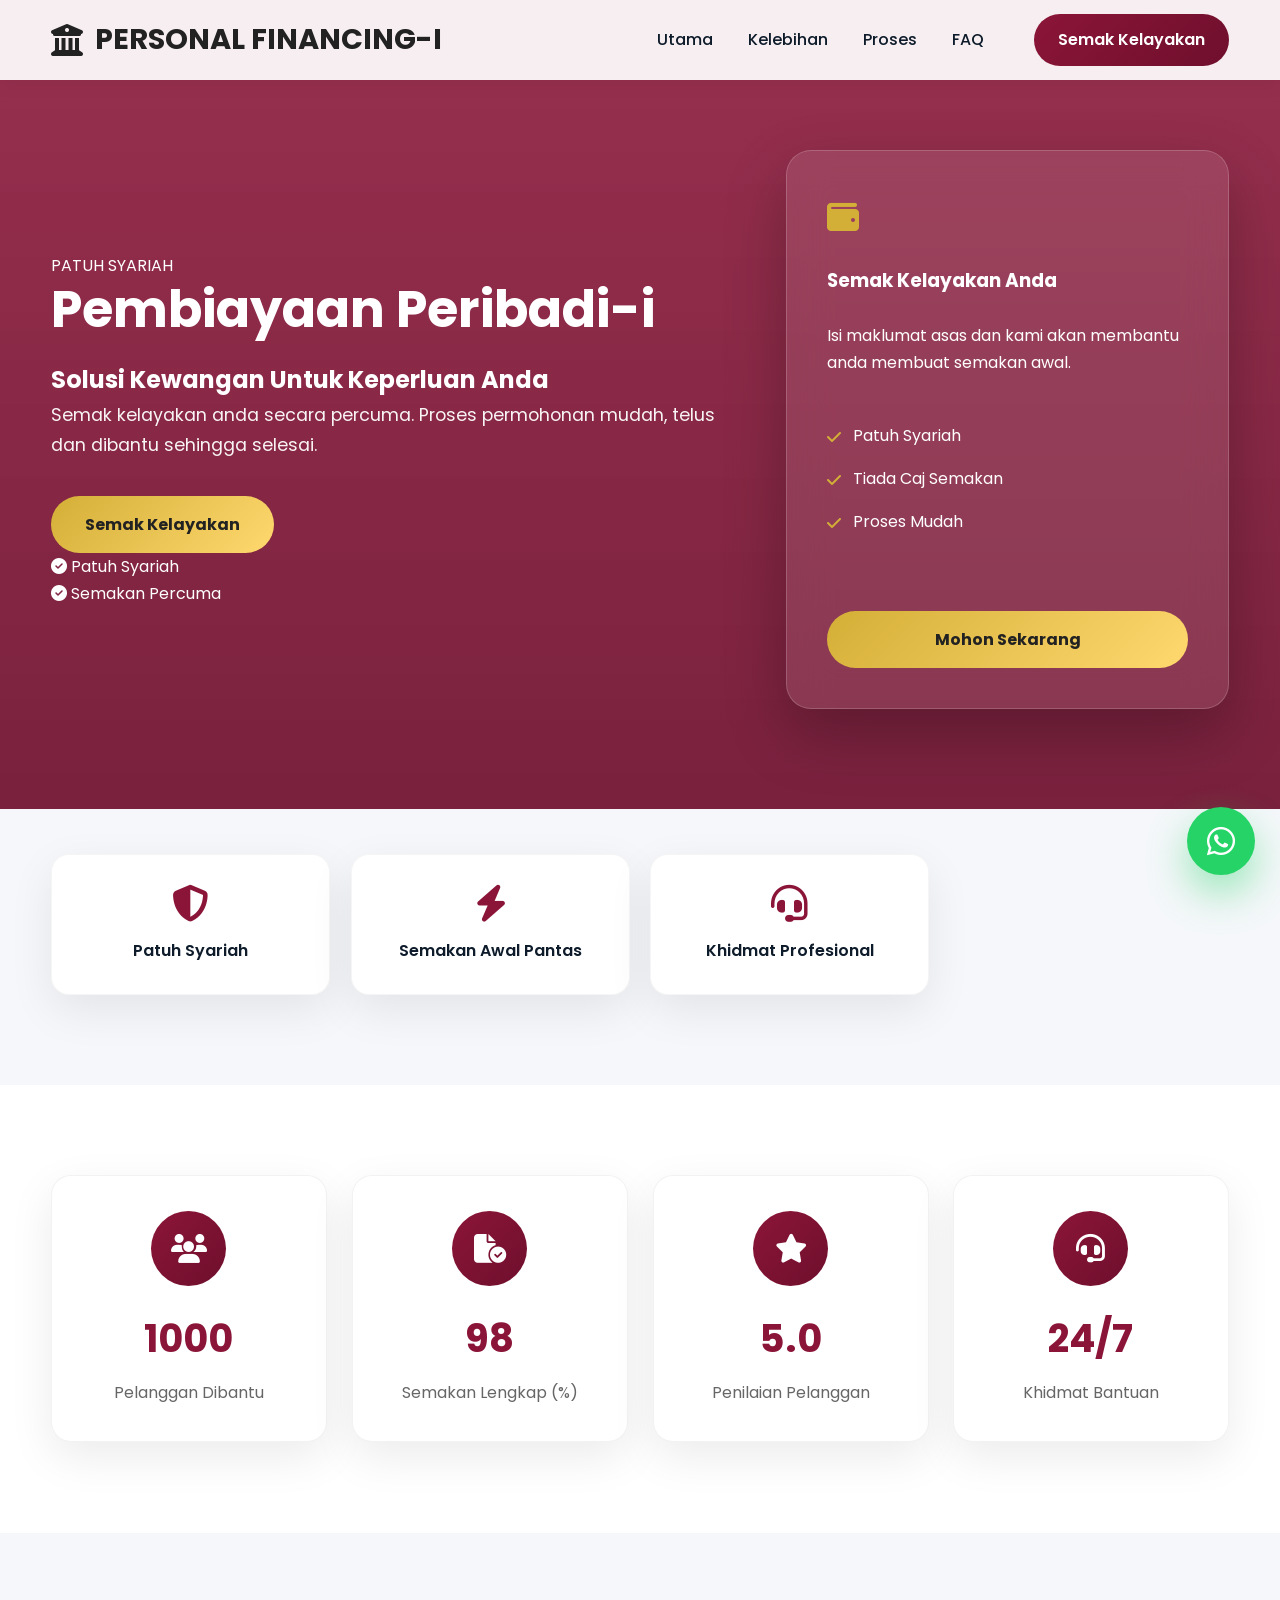
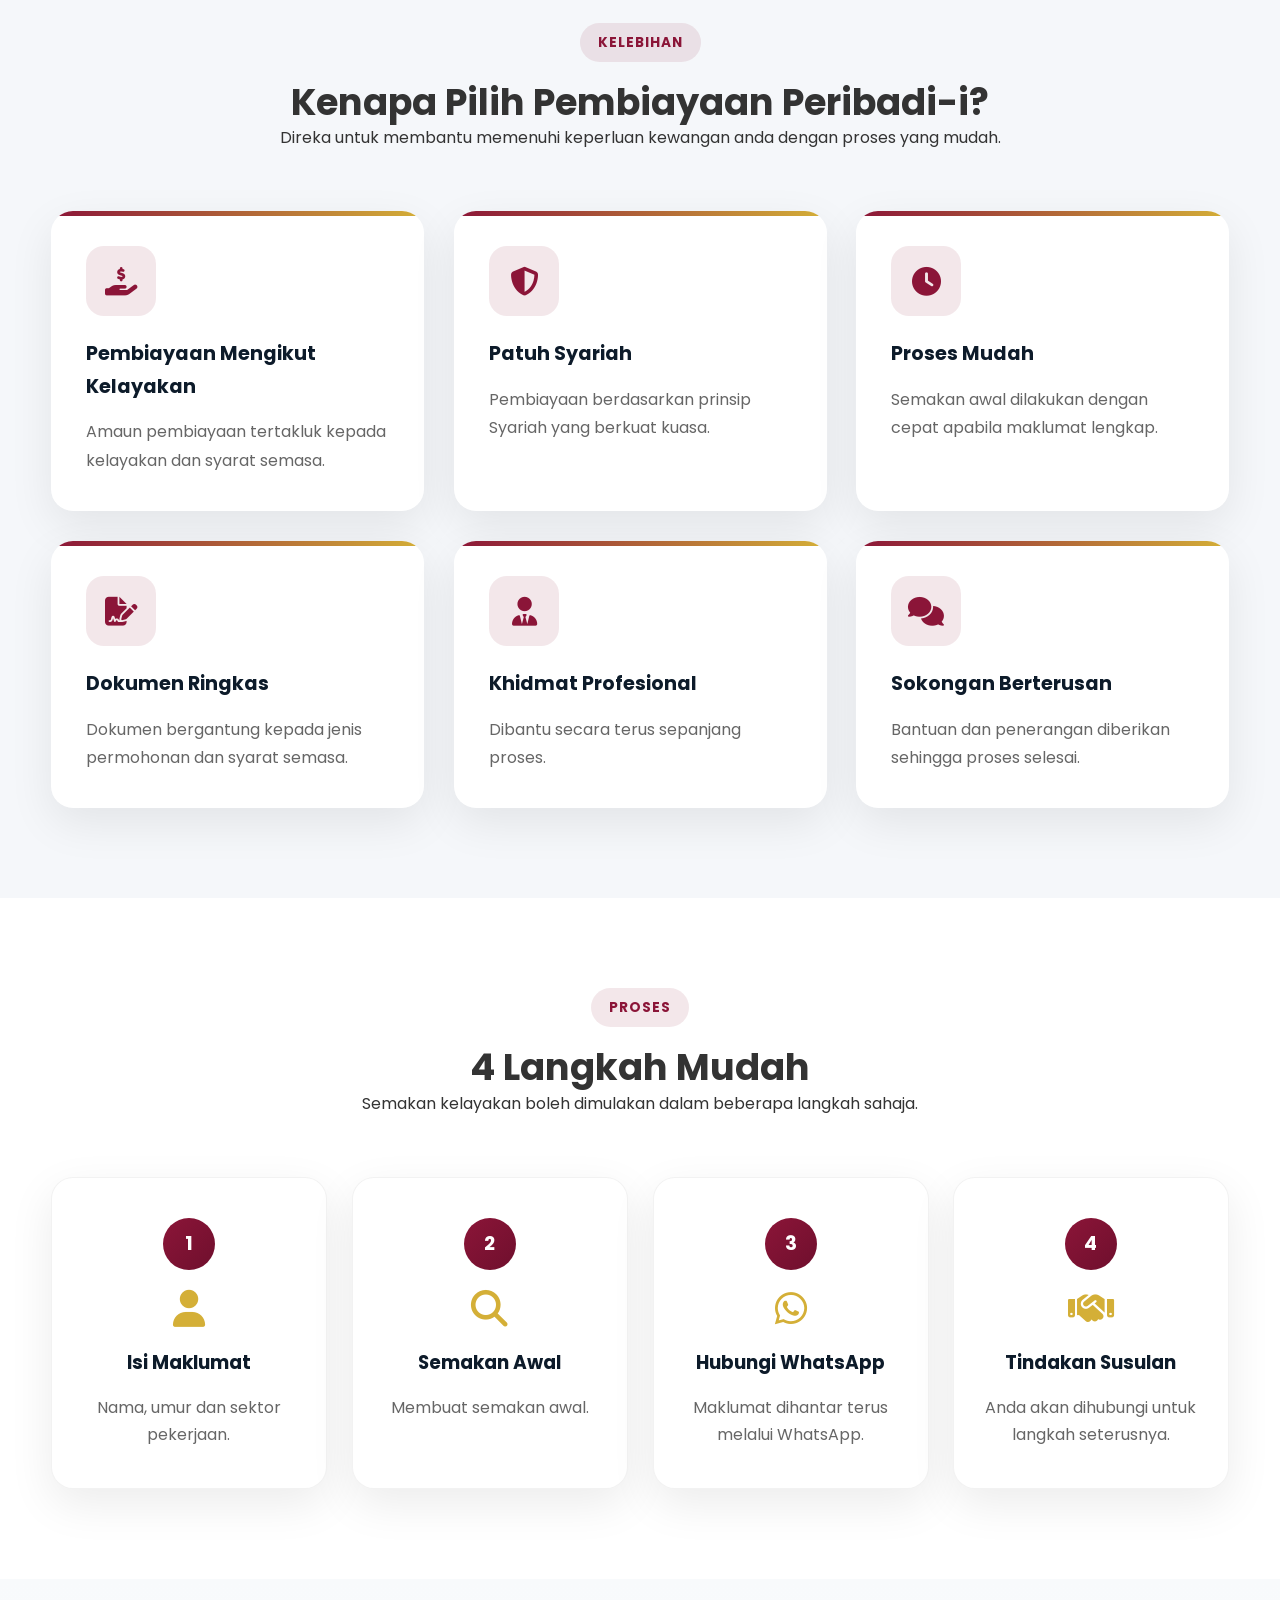
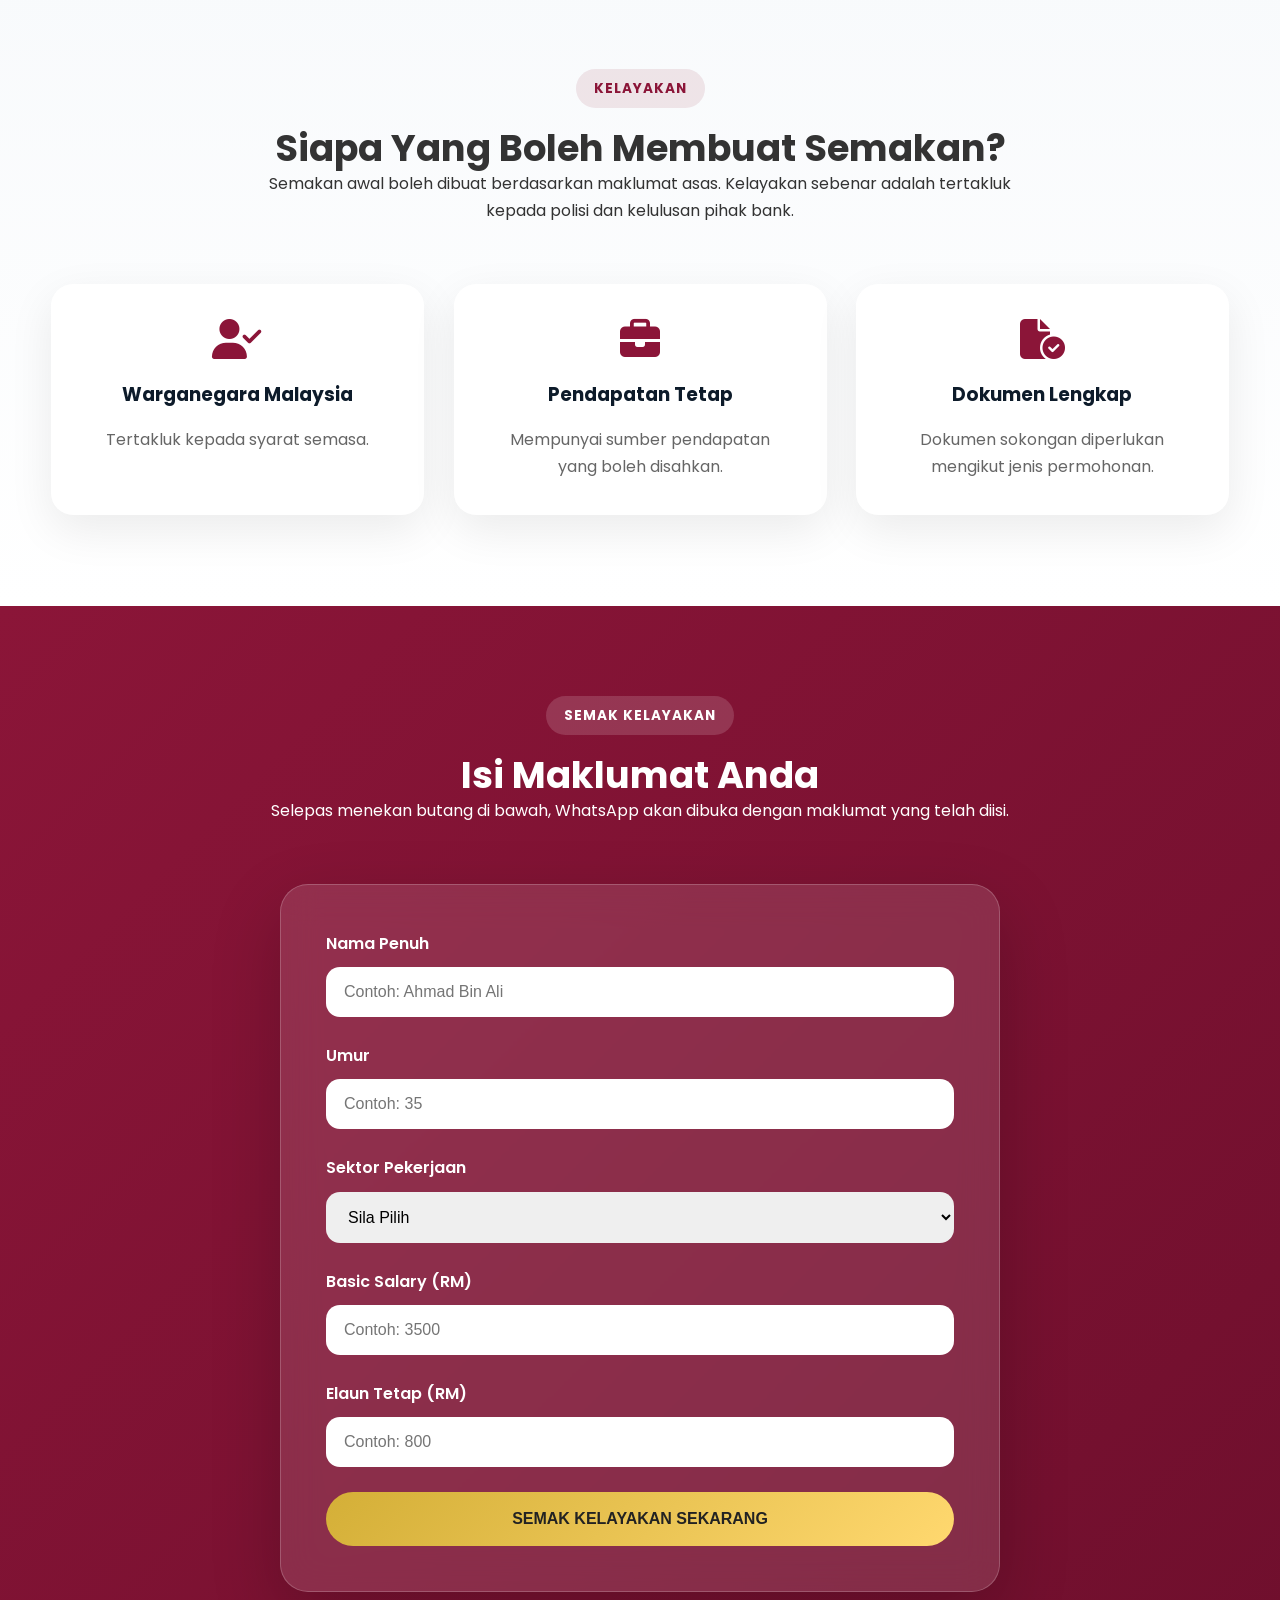
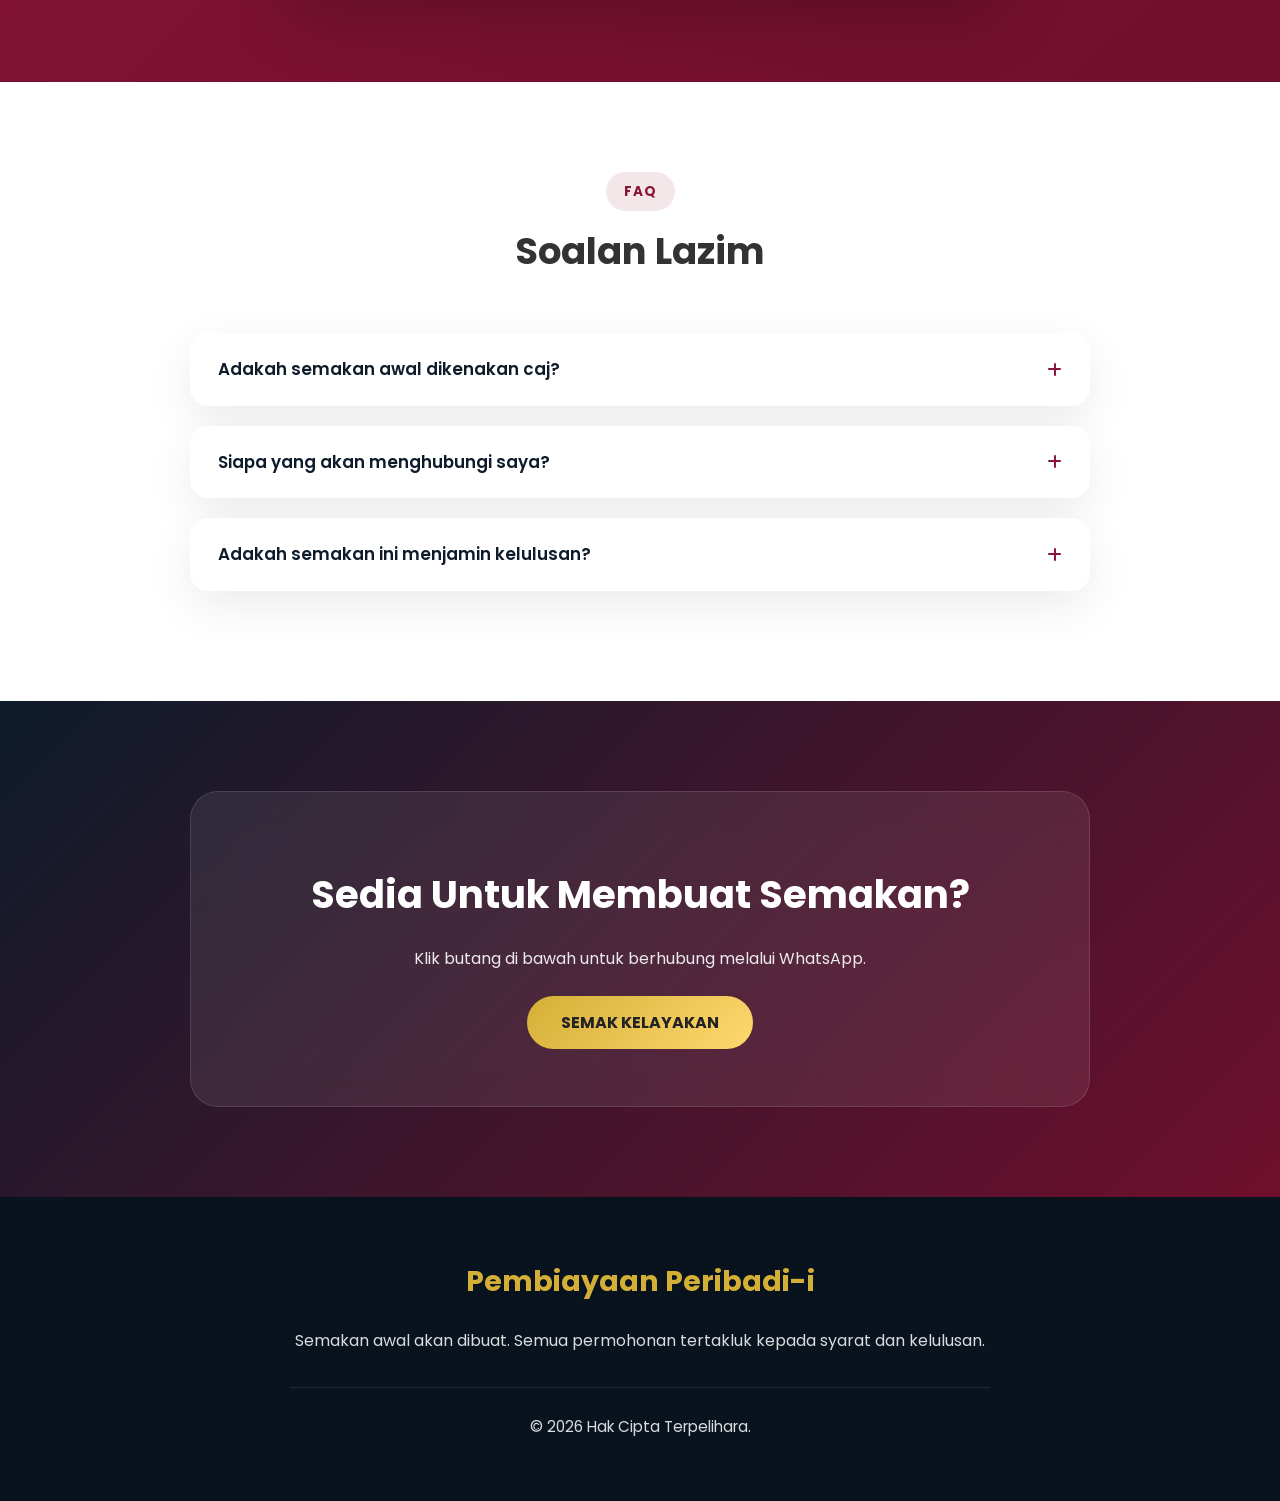
<file: index.html>
<!DOCTYPE html>
<html lang="ms">

<head>

    <meta charset="UTF-8">
    <meta name="viewport" content="width=device-width, initial-scale=1.0">

    <title>Pembiayaan Peribadi-i | Semak Kelayakan</title>

    <meta name="description"
        content="Semak kelayakan Pembiayaan Peribadi-i. Proses mudah, patuh Syariah dan semakan awal secara percuma.">

    <meta name="theme-color" content="#00A651">

    <!-- Google Font -->

    <link rel="preconnect" href="https://fonts.googleapis.com">

    <link rel="preconnect" href="https://fonts.gstatic.com" crossorigin>

    <link href="https://fonts.googleapis.com/css2?family=Poppins:wght@300;400;500;600;700;800&display=swap"
        rel="stylesheet">

    <!-- Font Awesome -->

    <link rel="stylesheet"
        href="https://cdnjs.cloudflare.com/ajax/libs/font-awesome/6.7.2/css/all.min.css">

    <!-- CSS -->

    <link rel="stylesheet" href="style.css">

</head>

<body>

<!-- ===========================
        LOADER
============================ -->

<div class="loader">

    <div class="loader-ring"></div>

</div>

<!-- ===========================
        HEADER
============================ -->

<header id="header">

    <div class="container">

        <div class="navbar">

            <a href="#" class="logo">
    <i class="fa-solid fa-building-columns"></i>
    <span>PERSONAL FINANCING-I</span>
</a>

          <nav>
    <ul class="nav-links">
        <li><a href="#home">Utama</a></li>
        <li><a href="#benefits">Kelebihan</a></li>
        <li><a href="#process">Proses</a></li>
        <li><a href="#faq">FAQ</a></li>
    </ul>
</nav>

<a href="#apply" class="nav-button">
    Semak Kelayakan
</a>

            <div class="menu-toggle">
    <i class="fa-solid fa-bars"></i>
</div>

    </div>

</header>

<!-- ===========================
        HERO
============================ -->

<section class="hero" id="home">

    <div class="hero-overlay"></div>

    <div class="container">

        <div class="hero-grid">

            <!-- LEFT -->

            <div class="hero-content">

                <span class="hero-badge">

                    PATUH SYARIAH

                </span>

                <h1>

                    Pembiayaan
                    <span>Peribadi-i</span>

                </h1>

                <h2>

                    Solusi Kewangan Untuk Keperluan Anda

                </h2>

                <p>

                    Semak kelayakan anda secara percuma.
                    Proses permohonan mudah, telus dan dibantu sehingga selesai.

                </p>

                <div class="hero-button">

                    <a href="#apply"

                        class="btn-primary">

                        Semak Kelayakan

                    </a>

                </div>

                <div class="hero-feature">

                    <div>

                        <i class="fa-solid fa-circle-check"></i>

                        Patuh Syariah

                    </div>

                    <div>

                        <i class="fa-solid fa-circle-check"></i>

                        Semakan Percuma

                    </div>

                </div>

            </div>

            <!-- RIGHT -->

            <div class="hero-card">

                <div class="glass-card">

                    <div class="card-icon">

                        <i class="fa-solid fa-wallet"></i>

                    </div>

                    <h3>

                        Semak Kelayakan Anda

                    </h3>

                    <p>

                        Isi maklumat asas dan kami akan membantu anda membuat semakan awal.

                    </p>

                    <ul>

                        <li>

                            <i class="fa-solid fa-check"></i>

                            Patuh Syariah

                        </li>

                        <li>

                            <i class="fa-solid fa-check"></i>

                            Tiada Caj Semakan

                        </li>

                        <li>

                            <i class="fa-solid fa-check"></i>

                            Proses Mudah

                        </li>

                    </ul>

                   <a href="#apply"
    class="btn-primary btn-full">

    Mohon Sekarang

</a>

                </div>

            </div>

        </div>

    </div>

</section>

<!-- ===========================
     TRUST BADGES
============================ -->

<section class="trust">

    <div class="container">

        <div class="trust-wrapper">

            <div class="trust-item">

                <i class="fa-solid fa-shield-halved"></i>

                <h4>Patuh Syariah</h4>

            </div>

            <div class="trust-item">

                <i class="fa-solid fa-bolt"></i>

                <h4>Semakan Awal Pantas</h4>

            </div>

            <div class="trust-item">

                <i class="fa-solid fa-headset"></i>

                <h4>Khidmat Profesional</h4>

            </div>

        </div>

    </div>

</section>

<!-- ==========================================
     STATISTICS
========================================== -->

<section class="statistics">

    <div class="container">

        <div class="stats-grid">

            <div class="stat-card">

                <div class="stat-icon">

                    <i class="fa-solid fa-users"></i>

                </div>

                <h2 class="counter" data-target="1000">0</h2>

                <p>Pelanggan Dibantu</p>

            </div>

            <div class="stat-card">

                <div class="stat-icon">

                    <i class="fa-solid fa-file-circle-check"></i>

                </div>

                <h2 class="counter" data-target="98">0</h2>

                <p>Semakan Lengkap (%)</p>

            </div>

            <div class="stat-card">

                <div class="stat-icon">

                    <i class="fa-solid fa-star"></i>

                </div>

                <h2>5.0</h2>

                <p>Penilaian Pelanggan</p>

            </div>

            <div class="stat-card">

                <div class="stat-icon">

                    <i class="fa-solid fa-headset"></i>

                </div>

                <h2>24/7</h2>

                <p>Khidmat Bantuan</p>

            </div>

        </div>

    </div>

</section>

<!-- ==========================================
     BENEFITS
========================================== -->

<section id="benefits" class="benefits">

    <div class="container">

        <div class="section-title">

            <span>KELEBIHAN</span>

            <h2>Kenapa Pilih Pembiayaan Peribadi-i?</h2>

            <p>

                Direka untuk membantu memenuhi keperluan kewangan anda dengan
                proses yang mudah.

            </p>

        </div>

        <div class="benefit-grid">

            <div class="benefit-card">

                <i class="fa-solid fa-hand-holding-dollar"></i>

                <h3>Pembiayaan Mengikut Kelayakan</h3>

                <p>
                    Amaun pembiayaan tertakluk kepada kelayakan dan syarat semasa.
                </p>

            </div>

            <div class="benefit-card">

                <i class="fa-solid fa-shield-halved"></i>

                <h3>Patuh Syariah</h3>

                <p>
                    Pembiayaan berdasarkan prinsip Syariah yang berkuat kuasa.
                </p>

            </div>

            <div class="benefit-card">

                <i class="fa-solid fa-clock"></i>

                <h3>Proses Mudah</h3>

                <p>
                    Semakan awal dilakukan dengan cepat apabila maklumat lengkap.
                </p>

            </div>

            <div class="benefit-card">

                <i class="fa-solid fa-file-signature"></i>

                <h3>Dokumen Ringkas</h3>

                <p>
                    Dokumen bergantung kepada jenis permohonan dan syarat semasa.
                </p>

            </div>

            <div class="benefit-card">

                <i class="fa-solid fa-user-tie"></i>

                <h3>Khidmat Profesional</h3>

                <p>
                    Dibantu secara terus sepanjang proses.
                </p>

            </div>

            <div class="benefit-card">

                <i class="fa-solid fa-comments"></i>

                <h3>Sokongan Berterusan</h3>

                <p>
                    Bantuan dan penerangan diberikan sehingga proses selesai.
                </p>

            </div>

        </div>

    </div>

</section>

<!-- ==========================================
     PROCESS
========================================== -->

<section id="process" class="process">

    <div class="container">

        <div class="section-title">

            <span>PROSES</span>

            <h2>4 Langkah Mudah</h2>

            <p>

                Semakan kelayakan boleh dimulakan dalam beberapa langkah sahaja.

            </p>

        </div>

        <div class="process-grid">

            <div class="process-card">

                <div class="step-number">

                    1

                </div>

                <i class="fa-solid fa-user"></i>

                <h3>Isi Maklumat</h3>

                <p>

                    Nama, umur dan sektor pekerjaan.

                </p>

            </div>

            <div class="process-card">

                <div class="step-number">

                    2

                </div>

                <i class="fa-solid fa-magnifying-glass"></i>

                <h3>Semakan Awal</h3>

                <p>

                    Membuat semakan awal.

                </p>

            </div>

            <div class="process-card">

                <div class="step-number">

                    3

                </div>

                <i class="fa-brands fa-whatsapp"></i>

                <h3>Hubungi WhatsApp</h3>

                <p>

                    Maklumat dihantar terus melalui WhatsApp.

                </p>

            </div>

            <div class="process-card">

                <div class="step-number">

                    4

                </div>

                <i class="fa-solid fa-handshake"></i>

                <h3>Tindakan Susulan</h3>

                <p>

                    Anda akan dihubungi untuk langkah seterusnya.

                </p>

            </div>

        </div>

    </div>

</section>

<!-- ==========================================
     ELIGIBILITY
========================================== -->

<section class="eligibility" id="eligibility">

    <div class="container">

        <div class="section-title">

            <span>KELAYAKAN</span>

            <h2>Siapa Yang Boleh Membuat Semakan?</h2>

            <p>
                Semakan awal boleh dibuat berdasarkan maklumat asas. Kelayakan
                sebenar adalah tertakluk kepada polisi dan kelulusan pihak bank.
            </p>

        </div>

        <div class="eligibility-grid">

            <div class="eligibility-card">

                <i class="fa-solid fa-user-check"></i>

                <h3>Warganegara Malaysia</h3>

                <p>Tertakluk kepada syarat semasa.</p>

            </div>

            <div class="eligibility-card">

                <i class="fa-solid fa-briefcase"></i>

                <h3>Pendapatan Tetap</h3>

                <p>Mempunyai sumber pendapatan yang boleh disahkan.</p>

            </div>

            <div class="eligibility-card">

                <i class="fa-solid fa-file-circle-check"></i>

                <h3>Dokumen Lengkap</h3>

                <p>Dokumen sokongan diperlukan mengikut jenis permohonan.</p>

            </div>

        </div>

    </div>

</section>

<!-- ==========================================
     APPLY FORM
========================================== -->

<section id="apply" class="apply">

    <div class="container">

        <div class="section-title">

            <span>SEMAK KELAYAKAN</span>

            <h2>Isi Maklumat Anda</h2>

            <p>
                Selepas menekan butang di bawah, WhatsApp akan dibuka dengan
                maklumat yang telah diisi.
            </p>

        </div>

        <div class="form-wrapper">

            <form id="leadForm">

                <div class="form-group">

                    <label>Nama Penuh</label>

                    <input
                        type="text"
                        id="nama"
                        placeholder="Contoh: Ahmad Bin Ali"
                        required>

                </div>

                <div class="form-group">

                    <label>Umur</label>

                    <input
                        type="number"
                        id="umur"
                        placeholder="Contoh: 35"
                        required>

                </div>

                <div class="form-group">

                    <label>Sektor Pekerjaan</label>

                    <select id="sektor" required>

                        <option value="">Sila Pilih</option>

                        <option>Kerajaan</option>

                        <option>GLC</option>

                        <option>Swasta MNC</option>

                        <option>Swasta PLC</option>

                    </select>

                </div>

                <div class="form-group">
    <label>Basic Salary (RM)</label>
    <input
        type="number"
        id="basicSalary"
        placeholder="Contoh: 3500"
        min="0"
        required>
</div>

<div class="form-group">
    <label>Elaun Tetap (RM)</label>
    <input
        type="number"
        id="elaunTetap"
        placeholder="Contoh: 800"
        min="0"
        required>
</div>

                <button
                    type="submit"
                    class="btn-submit">

                    SEMAK KELAYAKAN SEKARANG

                </button>

            </form>

        </div>

    </div>

</section>

<!-- ==========================================
     FAQ
========================================== -->

<section id="faq" class="faq">

    <div class="container">

        <div class="section-title">

            <span>FAQ</span>

            <h2>Soalan Lazim</h2>

        </div>

        <div class="faq-wrapper">

            <div class="faq-item">

                <div class="faq-question">

                    <span>Adakah semakan awal dikenakan caj?</span>

                    <i class="fa-solid fa-plus"></i>

                </div>

                <div class="faq-answer">

                    <p>
                        Tidak. Semakan awal adalah tanpa caj.
                    </p>

                </div>

            </div>

            <div class="faq-item">

                <div class="faq-question">

                    <span>Siapa yang akan menghubungi saya?</span>

                    <i class="fa-solid fa-plus"></i>

                </div>

                <div class="faq-answer">

                    <p>
                        Anda akan dihubungi dengan segera.
                    </p>

                </div>

            </div>

            <div class="faq-item">

                <div class="faq-question">

                    <span>Adakah semakan ini menjamin kelulusan?</span>

                    <i class="fa-solid fa-plus"></i>

                </div>

                <div class="faq-answer">

                    <p>
                        Tidak. Kelulusan adalah tertakluk kepada penilaian dan
                        syarat semasa pihak bank.
                    </p>

                </div>

            </div>

        </div>

    </div>

</section>

<!-- ==========================================
     FINAL CTA
========================================== -->

<section class="final-cta">

    <div class="container">

        <div class="cta-box">

            <h2>
                Sedia Untuk Membuat Semakan?
            </h2>

            <p>
                Klik butang di bawah untuk berhubung melalui WhatsApp.
            </p>

            <a href="#apply" class="btn-primary">

                SEMAK KELAYAKAN

            </a>

        </div>

    </div>

</section>

<!-- ==========================================
     FOOTER
========================================== -->

<footer>

    <div class="container">

        <div class="footer-content">

            <h3>Pembiayaan Peribadi-i</h3>

            <p>
                Semakan awal akan dibuat. Semua permohonan
                tertakluk kepada syarat dan kelulusan.
            </p>

            <p class="copyright">
                © 2026 Hak Cipta Terpelihara.
            </p>

        </div>

    </div>

</footer>

<!-- Floating WhatsApp -->

<a
    href="#"
    id="whatsappButton"
    class="floating-whatsapp">

    <i class="fa-brands fa-whatsapp"></i>

</a>

<!-- Scroll Top -->

<button id="scrollTop">

    <i class="fa-solid fa-arrow-up"></i>

</button>

<script src="script.js"></script>

</body>

</html>
</file>
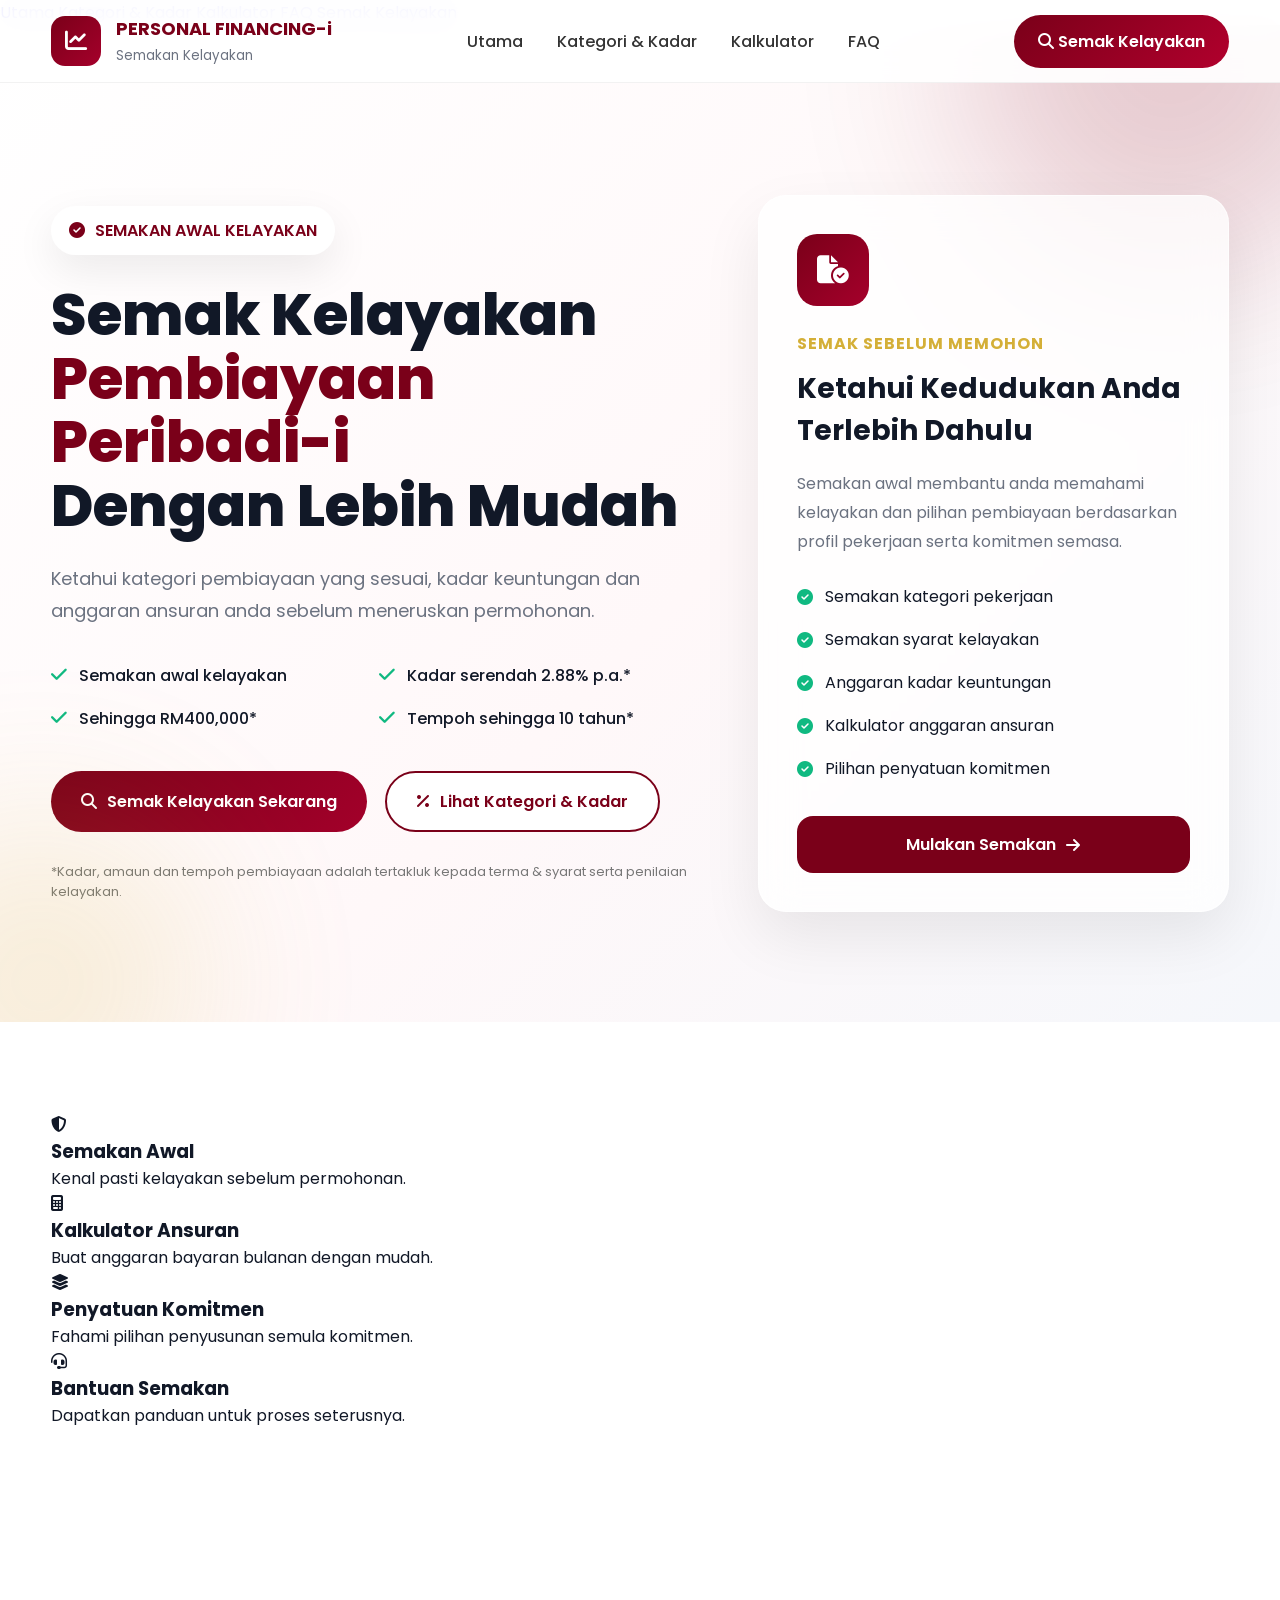
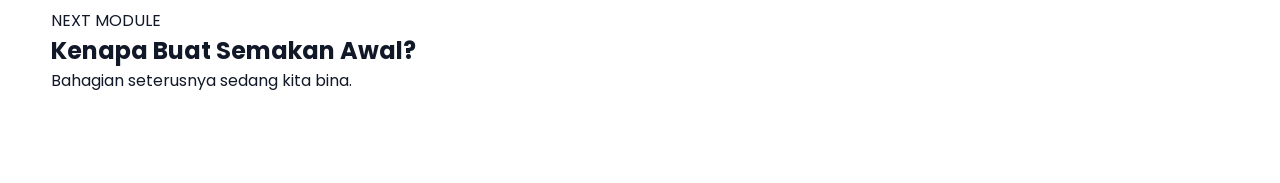
<file: V4/index.html>
<!DOCTYPE html>
<html lang="ms">

<head>
    <meta charset="UTF-8">
    <meta name="viewport" content="width=device-width, initial-scale=1.0">

    <title>Semakan Kelayakan Pembiayaan Peribadi-i</title>

    <meta name="description"
        content="Semak kelayakan pembiayaan peribadi, kategori pembiayaan, kadar keuntungan dan anggaran ansuran secara mudah.">

    <!-- Google Font -->
    <link rel="preconnect" href="https://fonts.googleapis.com">
    <link rel="preconnect" href="https://fonts.gstatic.com" crossorigin>
    <link href="https://fonts.googleapis.com/css2?family=Poppins:wght@400;500;600;700;800&display=swap"
        rel="stylesheet">

    <!-- Font Awesome -->
    <link rel="stylesheet"
        href="https://cdnjs.cloudflare.com/ajax/libs/font-awesome/6.5.2/css/all.min.css">

    <!-- CSS -->
    <link rel="stylesheet" href="style.css">
</head>

<body>

<!-- =========================================
     LOADER
========================================= -->

<div class="loader">
    <div class="loader-circle"></div>
</div>


<!-- =========================================
     HEADER / NAVBAR
========================================= -->

<header id="header">

    <div class="container navbar">

        <a href="#home" class="logo">

            <div class="logo-icon">
                <i class="fa-solid fa-chart-line"></i>
            </div>

            <div class="logo-text">
                <strong>PERSONAL FINANCING-i</strong>
                <small>Semakan Kelayakan</small>
            </div>

        </a>


        <nav class="nav-links">

            <a href="#home">Utama</a>

            <a href="#categories">
                Kategori & Kadar
            </a>

            <a href="#calculator">
                Kalkulator
            </a>

            <a href="#faq">
                FAQ
            </a>

        </nav>


        <a href="#eligibility" class="nav-cta">

            <i class="fa-solid fa-magnifying-glass"></i>

            Semak Kelayakan

        </a>


        <button class="mobile-menu-btn"
            id="mobileMenuBtn"
            aria-label="Buka menu">

            <i class="fa-solid fa-bars"></i>

        </button>

    </div>

</header>


<!-- =========================================
     MOBILE MENU
========================================= -->

<div class="mobile-menu" id="mobileMenu">

    <a href="#home">
        Utama
    </a>

    <a href="#categories">
        Kategori & Kadar
    </a>

    <a href="#calculator">
        Kalkulator
    </a>

    <a href="#faq">
        FAQ
    </a>

    <a href="#eligibility" class="mobile-cta">
        Semak Kelayakan
    </a>

</div>


<!-- =========================================
     HERO PREMIUM V4
========================================= -->

<section class="hero" id="home">

    <div class="hero-decoration hero-decoration-one"></div>
    <div class="hero-decoration hero-decoration-two"></div>

    <div class="container hero-grid">


        <!-- LEFT SIDE -->

        <div class="hero-content">

            <div class="hero-badge">

                <i class="fa-solid fa-circle-check"></i>

                <span>
                    SEMAKAN AWAL KELAYAKAN
                </span>

            </div>


            <h1>

                Semak Kelayakan

                <span>
                    Pembiayaan Peribadi-i
                </span>

                Dengan Lebih Mudah

            </h1>


            <p class="hero-description">

                Ketahui kategori pembiayaan yang sesuai,
                kadar keuntungan dan anggaran ansuran anda
                sebelum meneruskan permohonan.

            </p>


            <!-- HERO FEATURES -->

            <div class="hero-features">


                <div class="hero-feature">

                    <i class="fa-solid fa-check"></i>

                    <span>
                        Semakan awal kelayakan
                    </span>

                </div>


                <div class="hero-feature">

                    <i class="fa-solid fa-check"></i>

                    <span>
                        Kadar serendah 2.88% p.a.*
                    </span>

                </div>


                <div class="hero-feature">

                    <i class="fa-solid fa-check"></i>

                    <span>
                        Sehingga RM400,000*
                    </span>

                </div>


                <div class="hero-feature">

                    <i class="fa-solid fa-check"></i>

                    <span>
                        Tempoh sehingga 10 tahun*
                    </span>

                </div>


            </div>


            <!-- CTA BUTTONS -->

            <div class="hero-actions">


                <a href="#eligibility"
                    class="btn btn-primary">

                    <i class="fa-solid fa-magnifying-glass"></i>

                    Semak Kelayakan Sekarang

                </a>


                <a href="#categories"
                    class="btn btn-outline">

                    <i class="fa-solid fa-percent"></i>

                    Lihat Kategori & Kadar

                </a>


            </div>


            <p class="hero-disclaimer">

                *Kadar, amaun dan tempoh pembiayaan adalah
                tertakluk kepada terma & syarat serta
                penilaian kelayakan.

            </p>

        </div>



        <!-- RIGHT SIDE -->

        <div class="hero-card-wrapper">


            <div class="hero-card">


                <div class="hero-card-icon">

                    <i class="fa-solid fa-file-circle-check"></i>

                </div>


                <span class="hero-card-label">

                    SEMAK SEBELUM MEMOHON

                </span>


                <h2>

                    Ketahui Kedudukan Anda Terlebih Dahulu

                </h2>


                <p>

                    Semakan awal membantu anda memahami
                    kelayakan dan pilihan pembiayaan
                    berdasarkan profil pekerjaan serta
                    komitmen semasa.

                </p>


                <div class="hero-card-list">


                    <div>

                        <i class="fa-solid fa-circle-check"></i>

                        <span>
                            Semakan kategori pekerjaan
                        </span>

                    </div>


                    <div>

                        <i class="fa-solid fa-circle-check"></i>

                        <span>
                            Semakan syarat kelayakan
                        </span>

                    </div>


                    <div>

                        <i class="fa-solid fa-circle-check"></i>

                        <span>
                            Anggaran kadar keuntungan
                        </span>

                    </div>


                    <div>

                        <i class="fa-solid fa-circle-check"></i>

                        <span>
                            Kalkulator anggaran ansuran
                        </span>

                    </div>


                    <div>

                        <i class="fa-solid fa-circle-check"></i>

                        <span>
                            Pilihan penyatuan komitmen
                        </span>

                    </div>


                </div>


                <a href="#eligibility"
                    class="hero-card-button">

                    Mulakan Semakan

                    <i class="fa-solid fa-arrow-right"></i>

                </a>


            </div>


        </div>

    </div>

</section>



<!-- =========================================
     TRUST SECTION
========================================= -->

<section class="trust-section">

    <div class="container">

        <div class="trust-grid">


            <div class="trust-card">

                <div class="trust-icon">

                    <i class="fa-solid fa-shield-halved"></i>

                </div>

                <div>

                    <h3>
                        Semakan Awal
                    </h3>

                    <p>
                        Kenal pasti kelayakan sebelum permohonan.
                    </p>

                </div>

            </div>



            <div class="trust-card">

                <div class="trust-icon">

                    <i class="fa-solid fa-calculator"></i>

                </div>

                <div>

                    <h3>
                        Kalkulator Ansuran
                    </h3>

                    <p>
                        Buat anggaran bayaran bulanan dengan mudah.
                    </p>

                </div>

            </div>



            <div class="trust-card">

                <div class="trust-icon">

                    <i class="fa-solid fa-layer-group"></i>

                </div>

                <div>

                    <h3>
                        Penyatuan Komitmen
                    </h3>

                    <p>
                        Fahami pilihan penyusunan semula komitmen.
                    </p>

                </div>

            </div>



            <div class="trust-card">

                <div class="trust-icon">

                    <i class="fa-solid fa-headset"></i>

                </div>

                <div>

                    <h3>
                        Bantuan Semakan
                    </h3>

                    <p>
                        Dapatkan panduan untuk proses seterusnya.
                    </p>

                </div>

            </div>


        </div>

    </div>

</section>


<!-- =========================================
     PLACEHOLDER SECTION

     Module seterusnya akan masuk di sini.
========================================= -->

<section class="coming-section">

    <div class="container">

        <div class="coming-box">

            <span>
                NEXT MODULE
            </span>

            <h2>
                Kenapa Buat Semakan Awal?
            </h2>

            <p>
                Bahagian seterusnya sedang kita bina.
            </p>

        </div>

    </div>

</section>


<!-- =========================================
     TEMPORARY SECTIONS / ANCHORS
========================================= -->

<div id="categories"></div>
<div id="calculator"></div>
<div id="faq"></div>
<div id="eligibility"></div>


<!-- =========================================
     JAVASCRIPT
========================================= -->

<script src="data.js"></script>
<script src="script.js"></script>

</body>

</html>
</file>
<file: style.css>
/* =====================================================
   PEMBIAYAAN PERIBADI-i
   PREMIUM LANDING PAGE V2.0
===================================================== */

:root{

    --primary:#8B1538;
    --primary-dark:#6F0F2D;
    --gold:#D4AF37;
    --navy:#0D1B2A;
    --white:#ffffff;
    --light:#F5F7FA;
    --text:#333333;
    --border:#E7E7E7;

    --shadow:0 15px 45px rgba(0,0,0,.08);
    --shadow-hover:0 20px 60px rgba(0,0,0,.15);

    --radius:18px;

    --transition:.35s ease;

}

/* RESET */

*{

    margin:0;
    padding:0;
    box-sizing:border-box;

}

html{

    scroll-behavior:smooth;

}

body{

    font-family:'Poppins',sans-serif;
    background:var(--light);
    color:var(--text);
    overflow-x:hidden;
    line-height:1.7;

}

img{

    max-width:100%;
    display:block;

}

a{

    text-decoration:none;

}

.container{

    width:min(1180px,92%);
    margin:auto;

}

/* =====================================
   LOADER
===================================== */

.loader{

    position:fixed;
    inset:0;
    background:#fff;
    display:flex;
    justify-content:center;
    align-items:center;
    z-index:99999;
    transition:.5s;

}

.loader.hidden{

    opacity:0;
    visibility:hidden;

}

.loader-circle{

    width:70px;
    height:70px;

    border-radius:50%;

    border:6px solid #ddd;
    border-top:6px solid var(--primary);

    animation:spin 1s linear infinite;

}

@keyframes spin{

    to{

        transform:rotate(360deg);

    }

}

/* =====================================
   HEADER
===================================== */

header{

    position:fixed;
    top:0;
    left:0;
    width:100%;

    background:rgba(255,255,255,.92);

    backdrop-filter:blur(12px);

    box-shadow:0 5px 18px rgba(0,0,0,.05);

    z-index:999;

}

.navbar{
    display:flex;
    align-items:center;
    justify-content:space-between;
    gap:25px;
    height:80px;
}

.logo{
    display:flex;
    align-items:center;
    gap:12px;
    flex:1;
}

.logo i{
    font-size:32px;
    color:#222;
}

.logo span{
    font-size:1.8rem;
    font-weight:700;
    color:#222;
    line-height:1.1;
}
.nav-links{
    display:flex;
    align-items:center;
    gap:35px;
    list-style:none;
    margin-left:auto;
    margin-right:25px;
}

.nav-links a{

    color:var(--navy);
    font-weight:500;
    transition:var(--transition);

}

.nav-links a:hover{

    color:var(--primary);

}

.nav-button{

    background:linear-gradient(135deg,var(--primary),var(--primary-dark));

    color:#fff;

    padding:12px 24px;

    border-radius:50px;

    font-weight:600;

    transition:var(--transition);

}

.nav-button:hover{

    transform:translateY(-3px);

    box-shadow:0 10px 30px rgba(139,21,56,.30);

}

/* =====================================
   HERO
===================================== */

.hero{

    padding-top:150px;
    padding-bottom:100px;

    background:

    linear-gradient(rgba(139,21,56,.88),rgba(111,15,45,.92)),

    url("https://images.unsplash.com/photo-1554224155-6726b3ff858f?auto=format&fit=crop&w=1600&q=80");

    background-size:cover;
    background-position:center;

    color:#fff;

}

.hero-grid{

    display:grid;
    grid-template-columns:1.2fr .8fr;
    gap:70px;
    align-items:center;

}

.hero-content h1{

    font-size:3.2rem;
    line-height:1.2;
    margin-bottom:20px;

}

.hero-content p{

    font-size:1.1rem;
    opacity:.95;
    margin-bottom:35px;

}

.hero-button{

    display:flex;
    gap:18px;
    flex-wrap:wrap;

}

.btn-primary{

    background:linear-gradient(135deg,var(--gold),#FFD86F);

    color:#222;

    padding:15px 34px;

    border-radius:50px;

    font-weight:700;

    transition:var(--transition);

}

.btn-primary:hover{

    transform:translateY(-5px);

    box-shadow:0 18px 45px rgba(212,175,55,.40);

}

.btn-secondary{

    border:2px solid rgba(255,255,255,.6);

    color:#fff;

    padding:15px 34px;

    border-radius:50px;

    transition:var(--transition);

}

.btn-secondary:hover{

    background:#fff;
    color:var(--primary);

}

/* HERO CARD */

.hero-card{
    background:rgba(255,255,255,.10);
    backdrop-filter:blur(20px);
    border:1px solid rgba(255,255,255,.18);
    border-radius:25px;
    padding:40px;
    box-shadow:0 25px 60px rgba(0,0,0,.25);

    min-height:460px;

    display:flex;
}

.hero-card h3{

    margin-bottom:25px;

}
.card-icon{
    font-size:32px;
    color:var(--gold);
    margin-bottom:20px;
    text-align:left;
}

.glass-card ul{
    list-style:none;
    margin:25px 0;
}

.glass-card ul li{
    margin-bottom:16px;
    display:flex;
    gap:12px;
    align-items:center;
}

.glass-card ul li i{

    color:var(--gold);

    margin-top:3px;

}
.btn-full{
    display:block;
    width:100%;
    text-align:center;
    margin-top:30px;
}

.glass-card{
    display:flex;
    flex-direction:column;
    height:100%;
}

.glass-card p{
    margin-bottom:20px;
}

.glass-card ul{
    margin-bottom:30px;
}

/* =====================================================
   TRUST BADGES
===================================================== */

.trust{

    margin-top:-45px;
    position:relative;
    z-index:5;

}

.trust-wrapper{

    display:grid;
    grid-template-columns:repeat(4,1fr);
    gap:20px;

}

.trust-item{

    background:#fff;

    border-radius:18px;

    padding:30px 20px;

    text-align:center;

    box-shadow:var(--shadow);

    transition:var(--transition);

    border:1px solid rgba(0,0,0,.04);

}

.trust-item:hover{

    transform:translateY(-8px);

    box-shadow:var(--shadow-hover);

}

.trust-item i{

    font-size:2.3rem;

    color:var(--primary);

    margin-bottom:15px;

}

.trust-item h4{

    color:var(--navy);

    font-size:1rem;

    font-weight:600;

}

/* =====================================================
   SECTION TITLE
===================================================== */

section{

    padding:90px 0;

}

.section-title{

    text-align:center;

    max-width:760px;

    margin:0 auto 60px;

}

.section-title span{

    display:inline-block;

    padding:8px 18px;

    border-radius:50px;

    background:rgba(139,21,56,.10);

    color:var(--primary);

    font-size:.85rem;

    font-weight:700;

    letter-spacing:1px;

    margin-bottom:18px;

}

.section-title h2{

    font-size:2.3rem;
    line-height:1.2;
    white-space:nowrap;

}

    color:var(--navy);

    margin-bottom:18px;

    line-height:1.2;

}

.section-title p{

    color:#666;

    font-size:1.05rem;

}

/* =====================================================
   STATISTICS
===================================================== */

.statistics{

    background:#fff;

}

.stats-grid{

    display:grid;

    grid-template-columns:repeat(4,1fr);

    gap:25px;

}

.stat-card{

    background:#fff;

    border-radius:20px;

    padding:35px;

    text-align:center;

    box-shadow:var(--shadow);

    transition:var(--transition);

    border:1px solid rgba(0,0,0,.05);

}

.stat-card:hover{

    transform:translateY(-10px);

    box-shadow:var(--shadow-hover);

}

.stat-icon{

    width:75px;

    height:75px;

    margin:auto;

    margin-bottom:20px;

    border-radius:50%;

    background:linear-gradient(
        135deg,
        var(--primary),
        var(--primary-dark)
    );

    display:flex;

    justify-content:center;

    align-items:center;

}

.stat-icon i{

    color:#fff;

    font-size:1.8rem;

}

.stat-card h2{

    font-size:2.4rem;

    color:var(--primary);

    margin-bottom:8px;

    font-weight:700;

}

.stat-card p{

    color:#666;

}

/* =====================================================
   BENEFITS
===================================================== */

.benefits{

    background:var(--light);

}

.benefit-grid{

    display:grid;

    grid-template-columns:repeat(3,1fr);

    gap:30px;

}

.benefit-card{

    background:#fff;

    border-radius:22px;

    padding:35px;

    transition:var(--transition);

    box-shadow:var(--shadow);

    position:relative;

    overflow:hidden;

}

.benefit-card::before{

    content:"";

    position:absolute;

    left:0;

    top:0;

    width:100%;

    height:5px;

    background:linear-gradient(
        90deg,
        var(--primary),
        var(--gold)
    );

}

.benefit-card:hover{

    transform:translateY(-10px);

    box-shadow:var(--shadow-hover);

}

.benefit-card i{

    width:70px;

    height:70px;

    border-radius:18px;

    background:rgba(139,21,56,.10);

    color:var(--primary);

    display:flex;

    align-items:center;

    justify-content:center;

    font-size:1.8rem;

    margin-bottom:22px;

}

.benefit-card h3{

    color:var(--navy);

    margin-bottom:15px;

    font-size:1.2rem;

}

.benefit-card p{

    color:#666;

    line-height:1.8;

}

/* =====================================================
   PROCESS
===================================================== */

.process{

    background:#fff;

}

.process-grid{

    display:grid;

    grid-template-columns:repeat(4,1fr);

    gap:25px;

}

.process-card{

    background:#fff;

    border-radius:22px;

    padding:40px 30px;

    text-align:center;

    box-shadow:var(--shadow);

    transition:var(--transition);

    position:relative;

    overflow:hidden;

    border:1px solid rgba(0,0,0,.05);

}

.process-card:hover{

    transform:translateY(-10px);

    box-shadow:var(--shadow-hover);

}

.process-card::after{

    content:"";

    position:absolute;

    left:0;

    bottom:0;

    width:100%;

    height:5px;

    background:linear-gradient(
        90deg,
        var(--gold),
        var(--primary)
    );

    transform:scaleX(0);

    transform-origin:left;

    transition:.35s;

}

.process-card:hover::after{

    transform:scaleX(1);

}

.step-number{

    width:52px;

    height:52px;

    margin:0 auto 20px;

    border-radius:50%;

    background:linear-gradient(
        135deg,
        var(--primary),
        var(--primary-dark)
    );

    color:#fff;

    display:flex;

    justify-content:center;

    align-items:center;

    font-weight:700;

    font-size:1.2rem;

}

.process-card i{

    font-size:2.3rem;

    color:var(--gold);

    margin-bottom:20px;

}

.process-card h3{

    color:var(--navy);

    margin-bottom:15px;

}

.process-card p{

    color:#666;

}

/* =====================================================
   ELIGIBILITY
===================================================== */

.eligibility{

    background:linear-gradient(
        180deg,
        #F8FAFC,
        #FFFFFF
    );

}

.eligibility-grid{

    display:grid;

    grid-template-columns:repeat(3,1fr);

    gap:30px;

}

.eligibility-card{

    background:#fff;

    border-radius:22px;

    padding:35px;

    text-align:center;

    box-shadow:var(--shadow);

    transition:var(--transition);

}

.eligibility-card:hover{

    transform:translateY(-8px);

    box-shadow:var(--shadow-hover);

}

.eligibility-card i{

    font-size:2.5rem;

    color:var(--primary);

    margin-bottom:20px;

}

.eligibility-card h3{

    margin-bottom:15px;

    color:var(--navy);

}

.eligibility-card p{

    color:#666;

}

/* =====================================================
   APPLY FORM
===================================================== */

.apply{

    background:linear-gradient(
        135deg,
        var(--primary),
        var(--primary-dark)
    );

}

.apply .section-title h2,
.apply .section-title p{

    color:#fff;

}

.apply .section-title span{

    background:rgba(255,255,255,.15);

    color:#fff;

}

.form-wrapper{

    max-width:720px;

    margin:auto;

    background:rgba(255,255,255,.12);

    backdrop-filter:blur(18px);

    border:1px solid rgba(255,255,255,.20);

    border-radius:28px;

    padding:45px;

    box-shadow:0 25px 70px rgba(0,0,0,.20);

}

.form-group{

    margin-bottom:25px;

}

.form-group label{

    display:block;

    color:#fff;

    font-weight:600;

    margin-bottom:10px;

}

.form-group input,
.form-group select{

    width:100%;

    padding:16px 18px;

    border-radius:14px;

    border:none;

    outline:none;

    font-size:1rem;

    transition:var(--transition);

}

.form-group input:focus,
.form-group select:focus{

    box-shadow:
    0 0 0 4px rgba(212,175,55,.35);

}

.btn-submit{

    width:100%;

    border:none;

    cursor:pointer;

    padding:18px;

    border-radius:50px;

    font-size:1rem;

    font-weight:700;

    background:linear-gradient(
        135deg,
        var(--gold),
        #FFD86F
    );

    color:#222;

    transition:var(--transition);

}

.btn-submit:hover{

    transform:translateY(-4px);

    box-shadow:0 18px 45px rgba(212,175,55,.35);

}

/* =====================================================
   FAQ
===================================================== */

.faq{

    background:#fff;

}

.faq-wrapper{

    max-width:900px;

    margin:auto;

}

.faq-item{

    background:#fff;

    border-radius:18px;

    margin-bottom:20px;

    box-shadow:var(--shadow);

    overflow:hidden;

    transition:var(--transition);

}

.faq-item:hover{

    box-shadow:var(--shadow-hover);

}

.faq-question{

    padding:22px 28px;

    display:flex;

    justify-content:space-between;

    align-items:center;

    cursor:pointer;

    user-select:none;

}

.faq-question span{

    font-size:1.05rem;

    font-weight:600;

    color:var(--navy);

}

.faq-question i{

    color:var(--primary);

    transition:.35s;

}

.faq-item.active .faq-question i{

    transform:rotate(45deg);

}

.faq-answer{

    max-height:0;

    overflow:hidden;

    transition:max-height .35s ease;

}

.faq-answer p{

    padding:0 28px 24px;

    color:#666;

    line-height:1.8;

}

/* =====================================================
   FINAL CTA
===================================================== */

.final-cta{

    background:linear-gradient(
        135deg,
        var(--navy),
        var(--primary-dark)
    );

    color:#fff;

}

.cta-box{

    max-width:900px;

    margin:auto;

    text-align:center;

    padding:70px 40px;

    border-radius:28px;

    background:rgba(255,255,255,.08);

    backdrop-filter:blur(18px);

    border:1px solid rgba(255,255,255,.12);

}

.cta-box h2{

    font-size:2.4rem;

    margin-bottom:18px;

}

.cta-box p{

    max-width:650px;

    margin:0 auto 35px;

    opacity:.9;

    line-height:1.8;

}

/* =====================================================
   FOOTER
===================================================== */

footer{

    background:#08131E;

    color:#fff;

    padding:60px 0;

}

.footer-content{

    text-align:center;

    max-width:700px;

    margin:auto;

}

.footer-content h3{

    font-size:1.8rem;

    color:var(--gold);

    margin-bottom:20px;

}

.footer-content p{

    opacity:.85;

    line-height:1.9;

}

.copyright{

    margin-top:30px;

    padding-top:25px;

    border-top:1px solid rgba(255,255,255,.10);

    font-size:.95rem;

    opacity:.75;

}

/* =====================================================
   FLOATING WHATSAPP
===================================================== */

.floating-whatsapp{

    position:fixed;

    right:25px;

    bottom:25px;

    width:68px;

    height:68px;

    border-radius:50%;

    display:flex;

    justify-content:center;

    align-items:center;

    background:#25D366;

    color:#fff;

    font-size:2rem;

    box-shadow:0 18px 40px rgba(37,211,102,.45);

    z-index:999;

    transition:var(--transition);

    animation:floatWhatsapp 2.5s ease-in-out infinite;

}

.floating-whatsapp:hover{

    transform:scale(1.08);

}

@keyframes floatWhatsapp{

    0%,100%{

        transform:translateY(0);

    }

    50%{

        transform:translateY(-10px);

    }

}

/* =====================================================
   SCROLL TOP
===================================================== */

#scrollTop{

    position:fixed;

    right:28px;

    bottom:110px;

    width:52px;

    height:52px;

    border:none;

    border-radius:50%;

    background:var(--primary);

    color:#fff;

    cursor:pointer;

    font-size:1rem;

    box-shadow:var(--shadow);

    opacity:0;

    visibility:hidden;

    transition:var(--transition);

    z-index:998;

}

#scrollTop.show{

    opacity:1;

    visibility:visible;

}

#scrollTop:hover{

    background:var(--primary-dark);

    transform:translateY(-4px);

}

/* =====================================================
   SIMPLE ANIMATION
===================================================== */

.fade-up{

    opacity:0;

    transform:translateY(30px);

    transition:.7s ease;

}

.fade-up.show{

    opacity:1;

    transform:translateY(0);

}

/* =====================================================
   RESPONSIVE - TABLET
===================================================== */

@media (max-width:1024px){

.hero-grid{

    grid-template-columns:1fr;
    text-align:center;
    gap:45px;

}

.hero-button{

    justify-content:center;

}

.hero-card{

    max-width:650px;
    margin:auto;

}

.trust-wrapper{

    grid-template-columns:repeat(2,1fr);

}

.stats-grid{

    grid-template-columns:repeat(2,1fr);

}

.benefit-grid{

    grid-template-columns:repeat(2,1fr);

}

.process-grid{

    grid-template-columns:repeat(2,1fr);

}

.eligibility-grid{

    grid-template-columns:1fr;

}

.section-title h2{

    font-size:2.1rem;

}

}

/* =====================================================
   RESPONSIVE - MOBILE
===================================================== */

@media (max-width:768px){

header{

    padding:0 15px;

}

.navbar{

    height:72px;

}

.logo{
    gap:8px;
}

.logo i{
    font-size:24px;
}

.logo span{
    font-size:1rem !important;
    line-height:1.1;
    white-space:normal;
}

.nav-links{

    display:none;

}

.nav-button{

    display:none;

}

.hero{

    padding-top:120px;
    padding-bottom:70px;

}

.hero-content h1{

    font-size:2.1rem;

}

.hero-content p{

    font-size:.95rem;

}

.hero-button{

    flex-direction:column;

}

.hero-button a{

    width:100%;
    text-align:center;

}

.hero-card{

    padding:28px;

}

.glass-card ul li{

    font-size:.95rem;

}

.trust-wrapper,
.stats-grid,
.benefit-grid,
.process-grid,
.eligibility-grid{

    grid-template-columns:1fr;

}

.stat-card,
.benefit-card,
.process-card,
.eligibility-card{

    padding:30px;

}

.section-title{

    margin-bottom:45px;

}

.section-title h2{

    font-size:1.8rem;

}

.section-title p{

    font-size:1.8rem;
    white-space:normal;

}

.form-wrapper{

    padding:30px 22px;

    border-radius:20px;

}

.form-group input,
.form-group select{

    padding:15px;

}

.btn-submit{

    padding:16px;

}

.cta-box{

    padding:45px 25px;

}

.cta-box h2{

    font-size:1.8rem;

}

.footer-content{

    padding:0 15px;

}

.footer-content h3{

    font-size:1.5rem;

}

.floating-whatsapp{

    width:60px;
    height:60px;

    font-size:1.8rem;

    right:18px;
    bottom:18px;

}

#scrollTop{

    right:20px;
    bottom:92px;

}

}

/* =====================================================
   SMALL MOBILE
===================================================== */

@media (max-width:480px){

.container{

    width:94%;

}

.hero-content h1{

    font-size:1.8rem;

}

.hero-content p{

    font-size:.9rem;

}

.section-title h2{

    font-size:1.6rem;

}

.section-title span{

    font-size:.78rem;

}

.hero-card{

    padding:22px;

}

.trust-item{

    padding:25px 18px;

}

.stat-card h2{

    font-size:2rem;

}

.benefit-card i{

    width:60px;
    height:60px;

    font-size:1.5rem;

}

.process-card{

    padding:28px 22px;

}

.form-wrapper{

    padding:25px 18px;

}

.faq-question{

    padding:18px 20px;

}

.faq-question span{

    font-size:.95rem;

}

.faq-answer p{

    padding:0 20px 20px;

}

}

/* =====================================================
   SMOOTH HOVER EFFECT
===================================================== */

.benefit-card,
.process-card,
.stat-card,
.trust-item,
.eligibility-card,
.btn-primary,
.btn-secondary,
.btn-submit{

    will-change:transform;

}


.menu-toggle{

    display:none;
}

@media(max-width:768px){

    .nav-links{

        display:none;
    }

    .menu-toggle{

        display:block;
        font-size:28px;
        cursor:pointer;
        color:var(--navy);
    }

}
</file>
<file: V4/style.css>
/* ==========================================================
   PERSONAL FINANCING V4
   PREMIUM UI
========================================================== */

:root{

    --primary:#7A0019;
    --primary-dark:#5c0013;
    --gold:#D4AF37;
    --dark:#111827;
    --gray:#6B7280;
    --light:#F8FAFC;
    --white:#ffffff;

    --radius:18px;

    --shadow:0 15px 40px rgba(0,0,0,.08);

    --transition:.35s ease;

}

*{
    margin:0;
    padding:0;
    box-sizing:border-box;
}

html{

    scroll-behavior:smooth;

}

body{

    font-family:'Poppins',sans-serif;

    background:#fff;

    color:var(--dark);

    overflow-x:hidden;

}

.container{

    width:min(1180px,92%);

    margin:auto;

}

a{

    text-decoration:none;

}

img{

    max-width:100%;

    display:block;

}

section{

    padding:90px 0;

}

/* ==========================
HEADER
========================== */

header{

    position:fixed;

    top:0;

    width:100%;

    z-index:999;

    background:rgba(255,255,255,.92);

    backdrop-filter:blur(15px);

    border-bottom:1px solid rgba(0,0,0,.05);

}

.navbar{

    display:flex;

    align-items:center;

    justify-content:space-between;

    height:82px;

}

.logo{

    display:flex;

    gap:15px;

    align-items:center;

}

.logo-icon{

    width:50px;

    height:50px;

    border-radius:14px;

    background:linear-gradient(135deg,var(--primary),#a5002b);

    display:flex;

    justify-content:center;

    align-items:center;

    color:#fff;

    font-size:22px;

}

.logo-text strong{

    display:block;

    color:var(--primary);

    font-size:18px;

}

.logo-text small{

    color:var(--gray);

}

.nav-links{

    display:flex;

    gap:34px;

}

.nav-links a{

    color:#333;

    font-weight:500;

    transition:var(--transition);

}

.nav-links a:hover{

    color:var(--primary);

}

.nav-cta{

    background:linear-gradient(135deg,var(--primary),#b1002d);

    color:#fff;

    padding:14px 24px;

    border-radius:999px;

    font-weight:600;

    transition:var(--transition);

}

.nav-cta:hover{

    transform:translateY(-3px);

    box-shadow:0 15px 30px rgba(122,0,25,.25);

}

.mobile-menu-btn{

    display:none;

}
/* ==========================================================
   HERO
========================================================== */

.hero{

    position:relative;

    padding:170px 0 110px;

    background:linear-gradient(135deg,#fff 0%,#fff8f9 55%,#f5f7fb 100%);

    overflow:hidden;

}

.hero-grid{

    display:grid;

    grid-template-columns:1.15fr .85fr;

    gap:70px;

    align-items:center;

}

.hero-decoration{

    position:absolute;

    border-radius:50%;

    filter:blur(90px);

    opacity:.18;

}

.hero-decoration-one{

    width:420px;

    height:420px;

    background:#7A0019;

    top:-180px;

    right:-100px;

}

.hero-decoration-two{

    width:320px;

    height:320px;

    background:#D4AF37;

    bottom:-120px;

    left:-120px;

}

.hero-badge{

    display:inline-flex;

    align-items:center;

    gap:10px;

    padding:12px 18px;

    border-radius:999px;

    background:#fff;

    color:var(--primary);

    font-weight:600;

    box-shadow:var(--shadow);

    margin-bottom:28px;

}

.hero h1{

    font-size:58px;

    line-height:1.1;

    font-weight:800;

    margin-bottom:25px;

    color:var(--dark);

}

.hero h1 span{

    display:block;

    color:var(--primary);

}

.hero-description{

    font-size:18px;

    color:var(--gray);

    line-height:1.8;

    max-width:620px;

    margin-bottom:35px;

}

.hero-features{

    display:grid;

    grid-template-columns:repeat(2,1fr);

    gap:18px;

    margin-bottom:40px;

}

.hero-feature{

    display:flex;

    gap:12px;

    align-items:center;

}

.hero-feature i{

    color:#10B981;

    font-size:18px;

}

.hero-feature span{

    font-weight:500;

}

.hero-actions{

    display:flex;

    gap:18px;

    flex-wrap:wrap;

    margin-bottom:30px;

}

.btn{

    display:inline-flex;

    align-items:center;

    gap:10px;

    padding:16px 30px;

    border-radius:999px;

    font-weight:600;

    transition:.35s;

}

.btn-primary{

    background:linear-gradient(135deg,var(--primary),#a3002a);

    color:#fff;

}

.btn-primary:hover{

    transform:translateY(-4px);

    box-shadow:0 18px 35px rgba(122,0,25,.25);

}

.btn-outline{

    border:2px solid var(--primary);

    color:var(--primary);

    background:#fff;

}

.btn-outline:hover{

    background:var(--primary);

    color:#fff;

}

.hero-disclaimer{

    font-size:13px;

    color:#777;

}

/* ==========================
RIGHT CARD
========================== */

.hero-card{

    background:rgba(255,255,255,.78);

    backdrop-filter:blur(18px);

    border:1px solid rgba(255,255,255,.6);

    border-radius:28px;

    padding:38px;

    box-shadow:0 25px 60px rgba(0,0,0,.08);

}

.hero-card-icon{

    width:72px;

    height:72px;

    border-radius:20px;

    background:linear-gradient(135deg,var(--primary),#a5002b);

    color:#fff;

    display:flex;

    justify-content:center;

    align-items:center;

    font-size:28px;

    margin-bottom:25px;

}

.hero-card-label{

    display:inline-block;

    color:var(--gold);

    font-weight:700;

    letter-spacing:1px;

    margin-bottom:12px;

}

.hero-card h2{

    font-size:28px;

    margin-bottom:18px;

}

.hero-card p{

    color:var(--gray);

    line-height:1.8;

    margin-bottom:28px;

}

.hero-card-list{

    display:flex;

    flex-direction:column;

    gap:18px;

}

.hero-card-list div{

    display:flex;

    gap:12px;

    align-items:center;

}

.hero-card-list i{

    color:#10B981;

}

.hero-card-button{

    margin-top:35px;

    display:flex;

    justify-content:center;

    align-items:center;

    gap:10px;

    padding:16px;

    border-radius:16px;

    background:var(--primary);

    color:#fff;

    font-weight:600;

    transition:.35s;

}

.hero-card-button:hover{

    transform:translateY(-4px);

    background:#5d0014;

}
</file>
